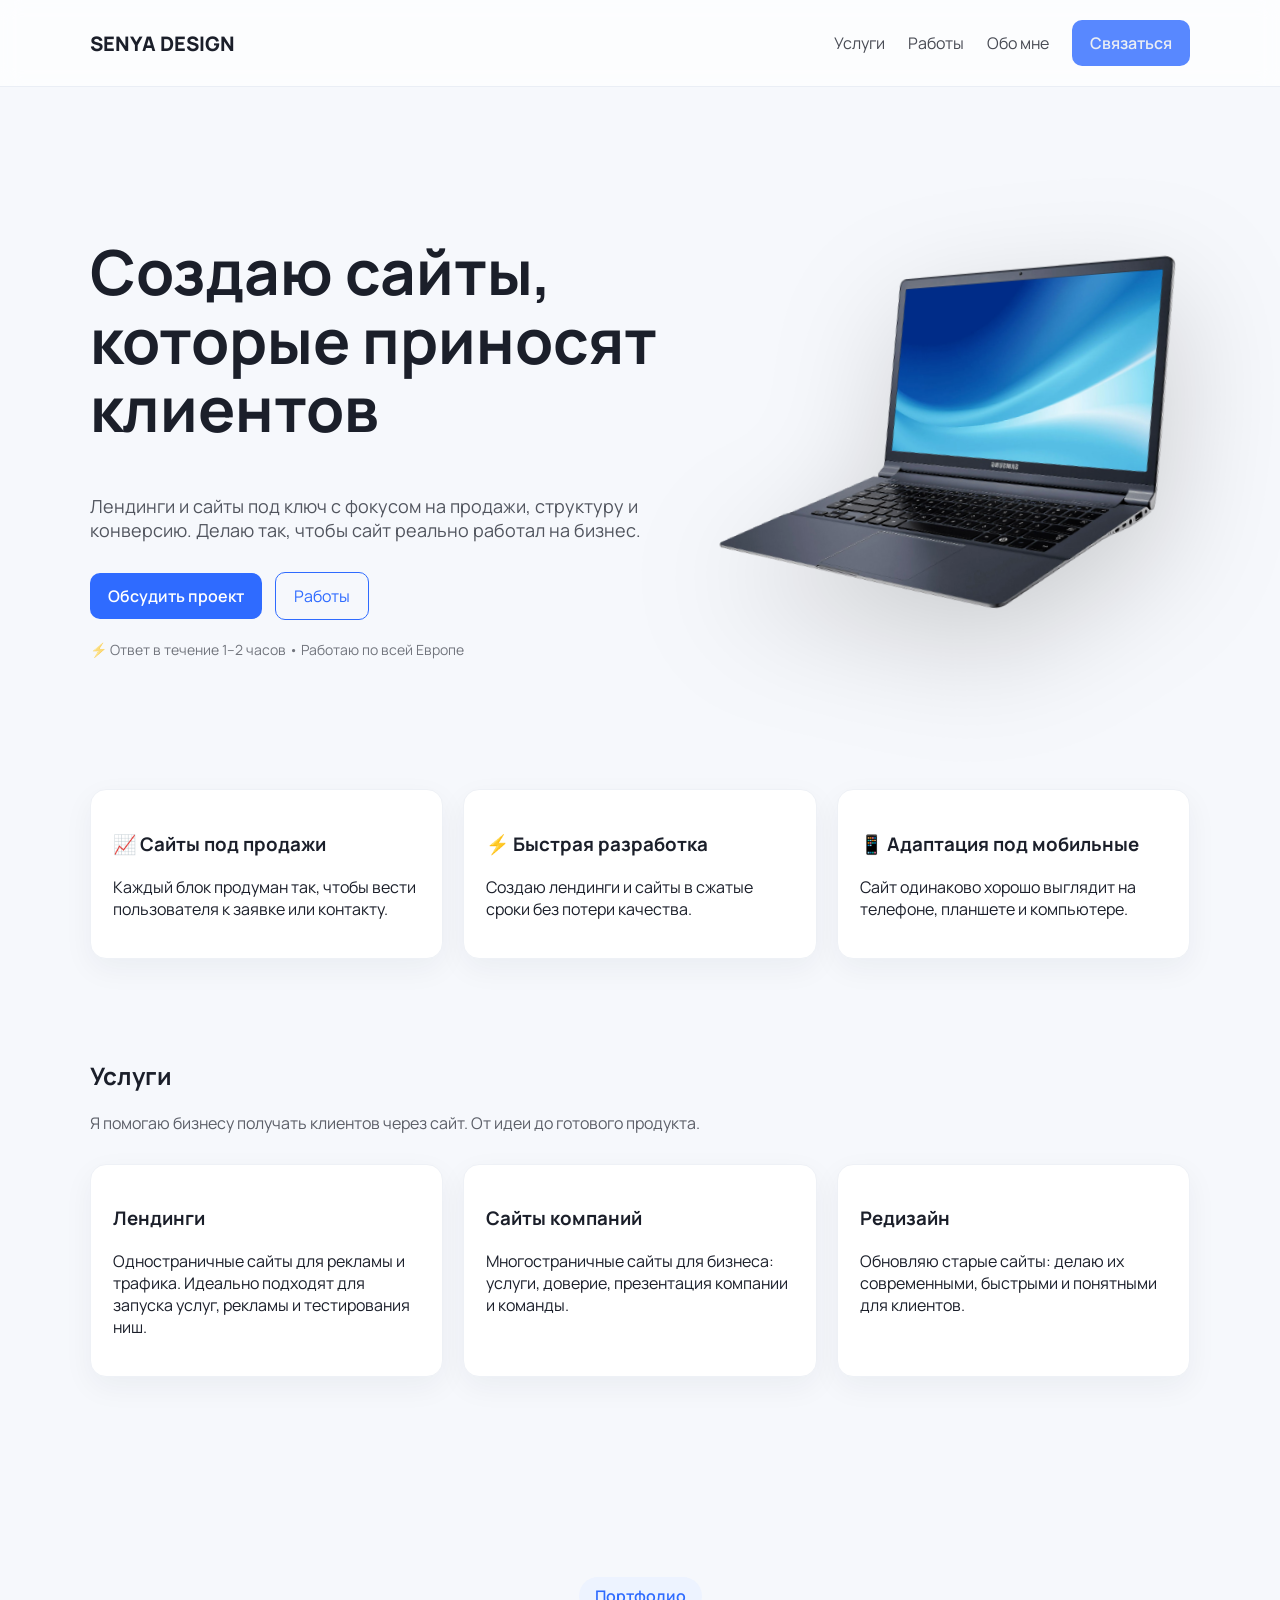
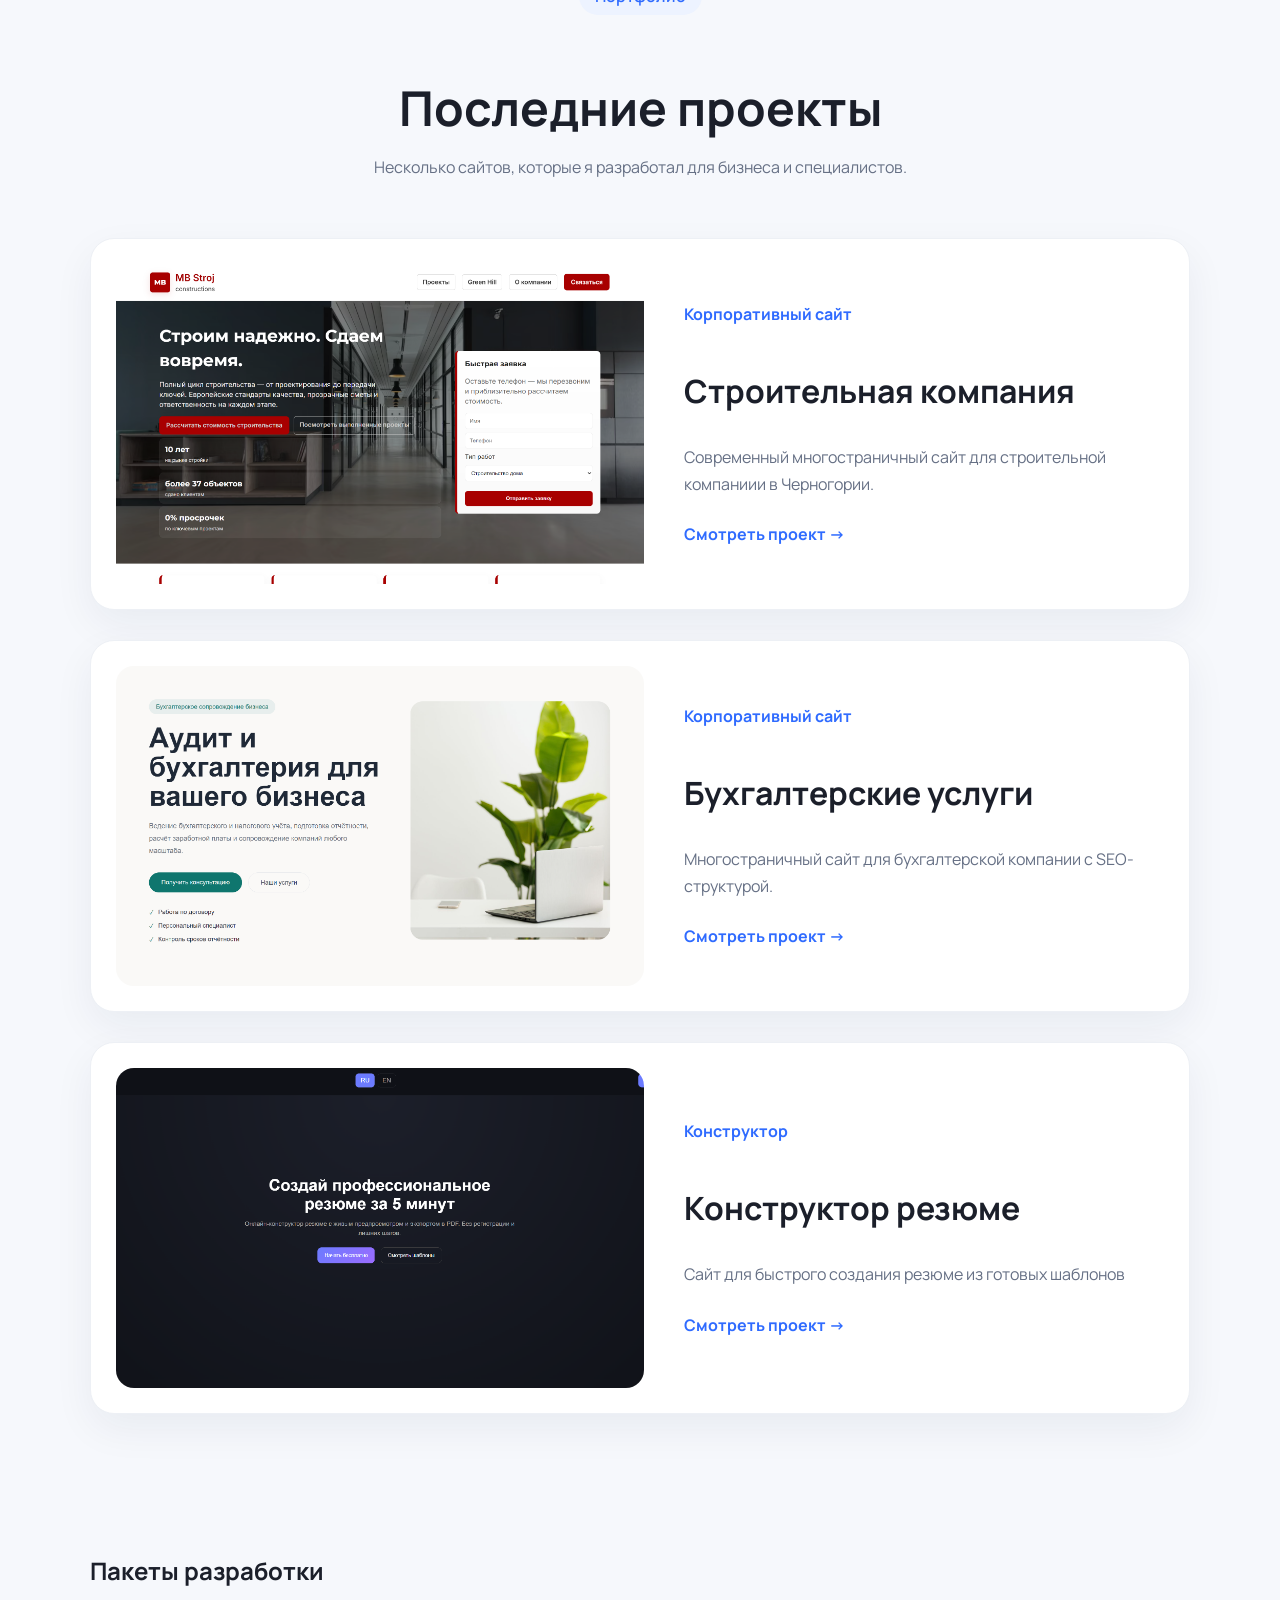
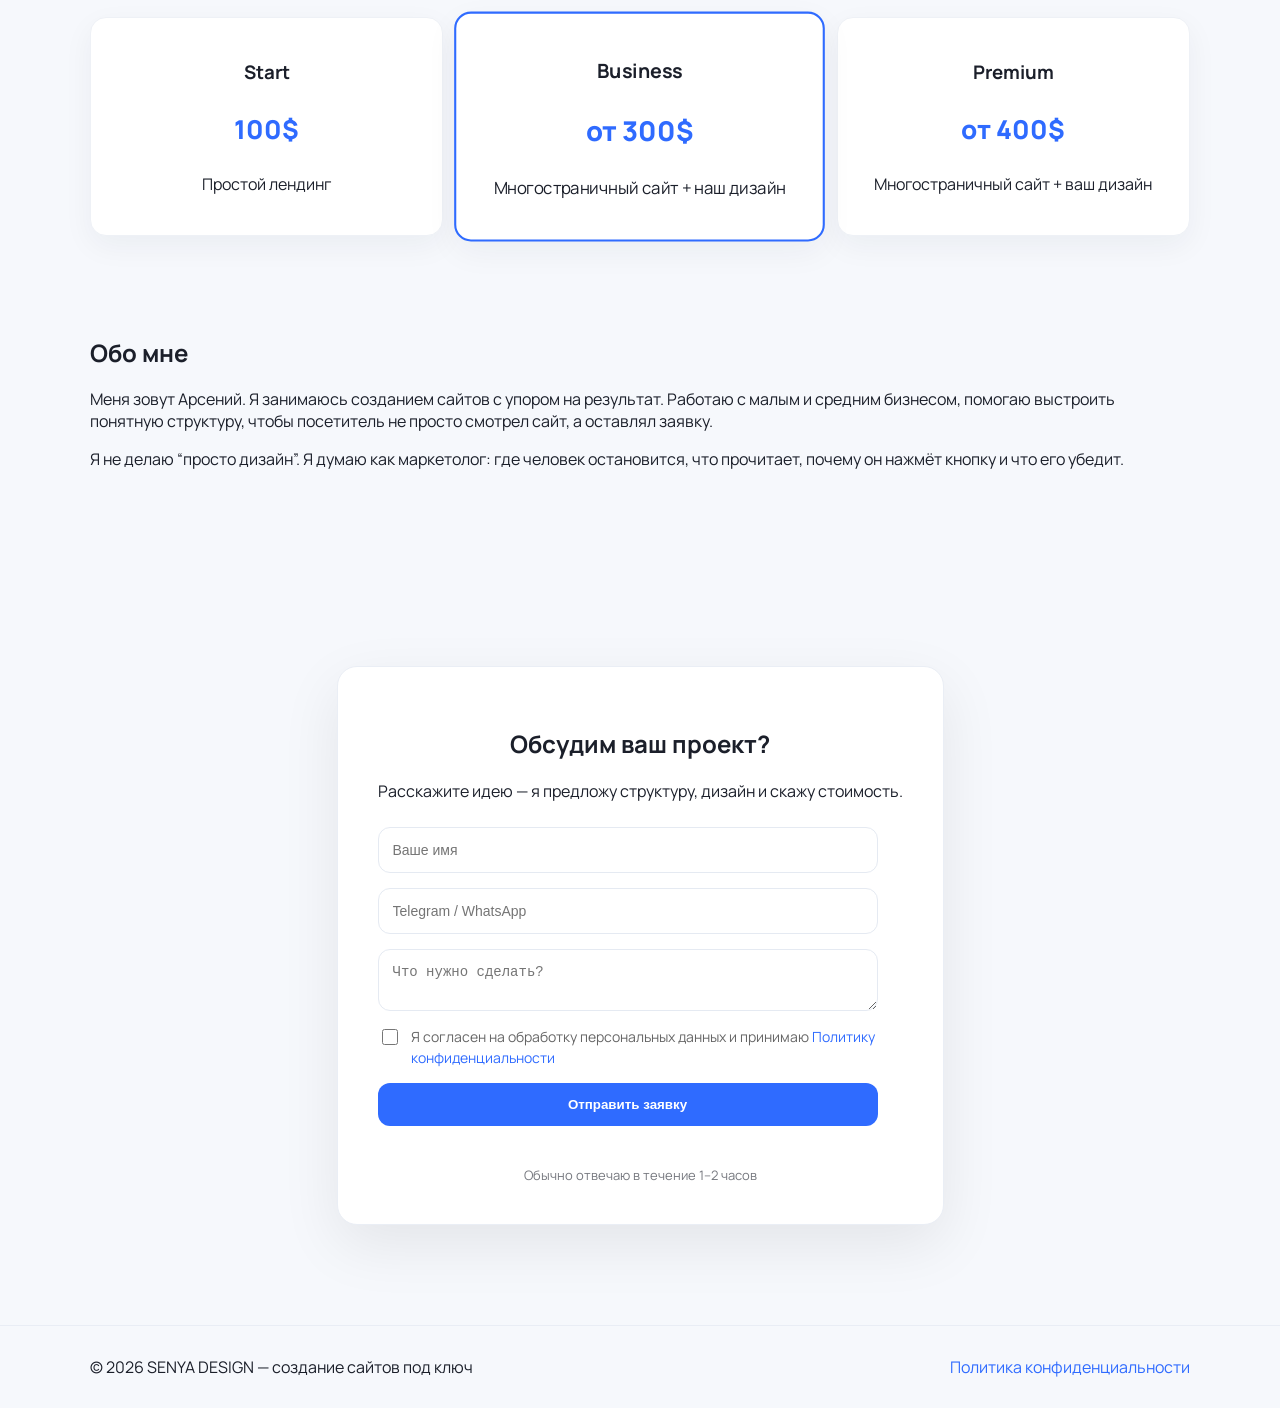
<file: index.html>
<!doctype html>
<html lang="ru">
  <head>
    <!-- Google tag (gtag.js) -->
    <script
      async
      src="https://www.googletagmanager.com/gtag/js?id=G-E7Y2F8X9W9"
    ></script>
    <script>
      window.dataLayer = window.dataLayer || [];
      function gtag() {
        dataLayer.push(arguments);
      }
      gtag("js", new Date());

      gtag("config", "G-E7Y2F8X9W9");
    </script>
    <meta charset="UTF-8" />
    <meta name="viewport" content="width=device-width, initial-scale=1.0" />

    <title>
      Создание сайтов и лендингов для бизнеса под ключ | SENYA DESIGN
    </title>

    <meta
      name="description"
      content="Создаю современные сайты и лендинги под ключ. Быстрая разработка, адаптивный дизайн, SEO-оптимизация и поддержка. Работаю с бизнесом по всей Европе."
    />

    <meta
      name="keywords"
      content="разработка сайтов, создание сайта, лендинг под ключ, веб-разработчик, заказать сайт, разработка лендинга, сайт для бизнеса, лендинг"
    />

    <meta name="author" content="SENYA DESIGN" />
    <meta name="robots" content="index, follow" />
    <meta name="theme-color" content="#2f6bff" />

    <!-- Canonical -->
    <link rel="canonical" href="https://senyadesign.com/" />

    <!-- Open Graph -->
    <meta property="og:type" content="website" />
    <meta
      property="og:title"
      content="Разработка сайтов под ключ | SENYA DESIGN"
    />
    <meta
      property="og:description"
      content="Создаю современные сайты и лендинги для бизнеса с упором на продажи и конверсию."
    />
    <meta property="og:url" content="https://senyadesign.com/" />
    <meta
      property="og:image"
      content="https://senyadesign.com/img/og-image.jpg"
    />
    <meta property="og:locale" content="ru_RU" />

    <!-- Twitter -->
    <meta name="twitter:card" content="summary_large_image" />
    <meta
      name="twitter:title"
      content="Разработка сайтов под ключ | SENYA DESIGN"
    />
    <meta
      name="twitter:description"
      content="Создаю современные сайты и лендинги для бизнеса."
    />
    <meta
      name="twitter:image"
      content="https://senyadesign.com/img/og-image.jpg"
    />

    <!-- Favicon -->
    <link
      rel="apple-touch-icon"
      sizes="180x180"
      href="/img/apple-touch-icon.png"
    />
    <link
      rel="icon"
      type="image/png"
      sizes="32x32"
      href="/img/favicon-32x32.png"
    />
    <link
      rel="icon"
      type="image/png"
      sizes="16x16"
      href="/img/favicon-16x16.png"
    />
    <link rel="manifest" href="/site.webmanifest" />
    <link rel="icon" href="/img/favicon.ico" />

    <!-- Fonts -->
    <link rel="preconnect" href="https://fonts.googleapis.com" />
    <link rel="preconnect" href="https://fonts.gstatic.com" crossorigin />

    <link
      href="https://fonts.googleapis.com/css2?family=Manrope:wght@300;400;500;600;700;800&display=swap"
      rel="stylesheet"
    />
    <meta property="og:site_name" content="SENYA DESIGN" />
    <!-- CSS -->
    <link rel="stylesheet" href="style.css" />
  </head>

  <body>
    <header class="header">
      <div class="container nav">
        <div class="logo">SENYA DESIGN</div>

        <nav class="nav-menu">
          <a href="#services">Услуги</a>
          <a href="#portfolio">Работы</a>
          <a href="#about">Обо мне</a>
          <a href="#contact" class="btn">Связаться</a>
        </nav>
      </div>
    </header>
    <button class="burger" id="burger">
      <span></span>
      <span></span>
      <span></span>
    </button>
    <div class="overlay" id="overlay"></div>

    <nav class="mobile-menu" id="mobileMenu">
      <a href="#services">Услуги</a>
      <a href="#portfolio">Работы</a>
      <a href="#about">Обо мне</a>
      <a href="#contact">Связаться</a>
    </nav>
    <section class="hero">
      <div class="container hero-grid">
        <div class="hero-text">
          <h1>Создаю сайты, которые приносят клиентов</h1>

          <p>
            Лендинги и сайты под ключ с фокусом на продажи, структуру и
            конверсию. Делаю так, чтобы сайт реально работал на бизнес.
          </p>

          <div class="hero-buttons">
            <a href="#contact" class="btn">Обсудить проект</a>
            <a href="#portfolio" class="btn-outline">Работы</a>
          </div>

          <div class="hero-note">
            ⚡ Ответ в течение 1–2 часов • Работаю по всей Европе
          </div>
        </div>

        <div class="hero-visual">
          <img
            src="img/laptop.png"
            alt="website preview"
            class="floating-laptop"
          />
        </div>
      </div>
    </section>

    <section class="features">
      <div class="container grid-3">
        <div class="card">
          <h3>📈 Сайты под продажи</h3>
          <p>
            Каждый блок продуман так, чтобы вести пользователя к заявке или
            контакту.
          </p>
        </div>

        <div class="card">
          <h3>⚡ Быстрая разработка</h3>
          <p>Создаю лендинги и сайты в сжатые сроки без потери качества.</p>
        </div>

        <div class="card">
          <h3>📱 Адаптация под мобильные</h3>
          <p>
            Сайт одинаково хорошо выглядит на телефоне, планшете и компьютере.
          </p>
        </div>
      </div>
    </section>

    <section id="services" class="section">
      <div class="container">
        <h2>Услуги</h2>
        <p class="section-subtitle">
          Я помогаю бизнесу получать клиентов через сайт. От идеи до готового
          продукта.
        </p>

        <div class="grid-3">
          <div class="card">
            <h3>Лендинги</h3>
            <p>
              Одностраничные сайты для рекламы и трафика. Идеально подходят для
              запуска услуг, рекламы и тестирования ниш.
            </p>
          </div>

          <div class="card">
            <h3>Сайты компаний</h3>
            <p>
              Многостраничные сайты для бизнеса: услуги, доверие, презентация
              компании и команды.
            </p>
          </div>

          <div class="card">
            <h3>Редизайн</h3>
            <p>
              Обновляю старые сайты: делаю их современными, быстрыми и понятными
              для клиентов.
            </p>
          </div>
        </div>
      </div>
    </section>

    <section id="portfolio" class="portfolio section">
      <div class="container">
        <div class="section-head">
          <span class="section-badge">Портфолио</span>
          <h2>Последние проекты</h2>
          <p>
            Несколько сайтов, которые я разработал для бизнеса и специалистов.
          </p>
        </div>

        <div class="portfolio-grid">
          <article class="project-card">
            <div class="project-image">
              <img src="img/1.png" alt="" />
            </div>

            <div class="project-content">
              <span class="project-type">Корпоративный сайт</span>

              <h3>Строительная компания</h3>

              <p>
                Современный многостраничный сайт для строительной компаниии в
                Черногории.
              </p>

              <a href="https://mbstroj.me/index.html" class="project-link">
                Смотреть проект →
              </a>
            </div>
          </article>

          <article class="project-card">
            <div class="project-image">
              <img src="img/2.png" alt="" />
            </div>

            <div class="project-content">
              <span class="project-type">Корпоративный сайт</span>

              <h3>Бухгалтерские услуги</h3>

              <p>
                Многостраничный сайт для бухгалтерской компании с
                SEO-структурой.
              </p>

              <a href="https://akcent.by/" class="project-link">
                Смотреть проект →
              </a>
            </div>
          </article>

          <article class="project-card">
            <div class="project-image">
              <img src="img/12.png" alt="" />
            </div>

            <div class="project-content">
              <span class="project-type">Конструктор</span>

              <h3>Конструктор резюме</h3>

              <p>Сайт для быстрого создания резюме из готовых шаблонов</p>

              <a href="https://resumepilotonline.com/" class="project-link">
                Смотреть проект →
              </a>
            </div>
          </article>
        </div>
      </div>
    </section>
    <section class="pricing">
      <div class="container">
        <h2>Пакеты разработки</h2>

        <div class="grid-3">
          <div class="card price">
            <h3>Start</h3>
            <p class="price-tag">100$</p>
            <p>Простой лендинг</p>
          </div>

          <div class="card price highlight">
            <h3>Business</h3>
            <p class="price-tag">от 300$</p>
            <p>Многостраничный сайт + наш дизайн</p>
          </div>

          <div class="card price">
            <h3>Premium</h3>
            <p class="price-tag">от 400$</p>
            <p>Многостраничный сайт + ваш дизайн</p>
          </div>
        </div>
      </div>
    </section>
    <section id="about" class="section">
      <div class="container about">
        <h2>Обо мне</h2>
        <p>
          Меня зовут Арсений. Я занимаюсь созданием сайтов с упором на
          результат. Работаю с малым и средним бизнесом, помогаю выстроить
          понятную структуру, чтобы посетитель не просто смотрел сайт, а
          оставлял заявку.
        </p>

        <p>
          Я не делаю “просто дизайн”. Я думаю как маркетолог: где человек
          остановится, что прочитает, почему он нажмёт кнопку и что его убедит.
        </p>
      </div>
    </section>

    <section id="contact" class="contact">
      <div class="container center-block">
        <div class="contact-card">
          <h2>Обсудим ваш проект?</h2>
          <p>
            Расскажите идею — я предложу структуру, дизайн и скажу стоимость.
          </p>

          <form id="contact-form">
            <input id="name" type="text" placeholder="Ваше имя" required />

            <input
              id="contact"
              type="text"
              placeholder="Telegram / WhatsApp"
              required
            />

            <textarea
              id="message"
              placeholder="Что нужно сделать?"
              required
            ></textarea>

            <label class="checkbox">
              <input type="checkbox" required />
              <span>
                Я согласен на обработку персональных данных и принимаю
                <a href="privacy.html" target="_blank">
                  Политику конфиденциальности
                </a>
              </span>
            </label>

            <button type="submit">Отправить заявку</button>
            <div id="form-status"></div>
          </form>
          <div class="contact-note">Обычно отвечаю в течение 1–2 часов</div>
        </div>
      </div>
    </section>
    <footer class="footer">
      <div class="container footer-container">
        <span>© 2026 SENYA DESIGN — создание сайтов под ключ</span>
        <a href="privacy.html"> Политика конфиденциальности </a>
      </div>
    </footer>
    <script src="script.js"></script>
  </body>
</html>
</file>
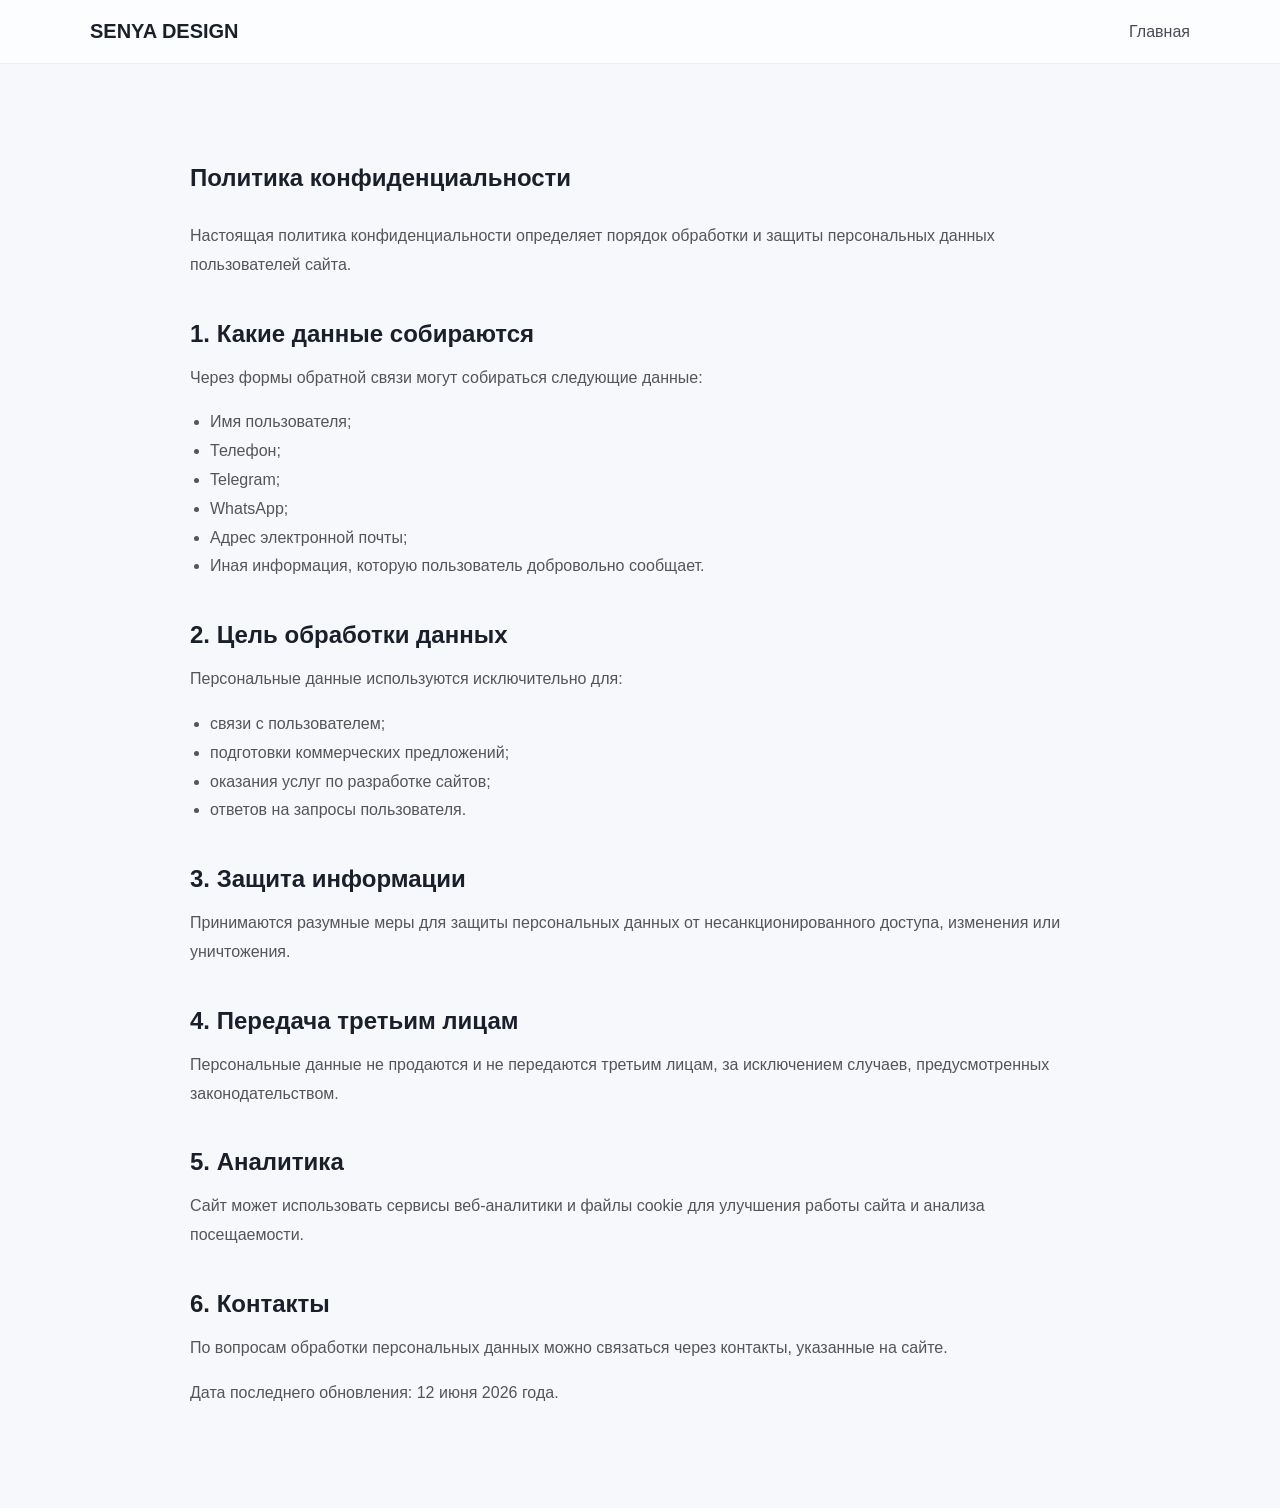
<file: privacy.html>
<!doctype html>
<html lang="ru">
  <head>
    <meta charset="UTF-8" />
    <meta name="viewport" content="width=device-width, initial-scale=1.0" />
    <title>Политика конфиденциальности</title>

    <link rel="stylesheet" href="style.css" />

    <style>
      .policy {
        max-width: 900px;
        margin: 100px auto;
        padding: 0 20px;
      }

      .policy h1 {
        margin-bottom: 30px;
      }

      .policy h2 {
        margin-top: 40px;
        margin-bottom: 15px;
      }

      .policy p,
      .policy li {
        line-height: 1.8;
        color: #555;
      }

      .policy ul {
        padding-left: 20px;
      }
    </style>
  </head>
  <body>
    <header class="header">
      <div class="container nav">
        <div class="logo">SENYA DESIGN</div>

        <nav class="nav-menu">
          <a href="/">Главная</a>
        </nav>
      </div>
    </header>
    <button class="burger" id="burger">
      <span></span>
      <span></span>
      <span></span>
    </button>
    <div class="overlay" id="overlay"></div>

    <nav class="mobile-menu" id="mobileMenu">
      <a href="/">Главная</a>
    </nav>
    <section class="policy">
      <h1>Политика конфиденциальности</h1>

      <p>
        Настоящая политика конфиденциальности определяет порядок обработки и
        защиты персональных данных пользователей сайта.
      </p>

      <h2>1. Какие данные собираются</h2>

      <p>Через формы обратной связи могут собираться следующие данные:</p>

      <ul>
        <li>Имя пользователя;</li>
        <li>Телефон;</li>
        <li>Telegram;</li>
        <li>WhatsApp;</li>
        <li>Адрес электронной почты;</li>
        <li>Иная информация, которую пользователь добровольно сообщает.</li>
      </ul>

      <h2>2. Цель обработки данных</h2>

      <p>Персональные данные используются исключительно для:</p>

      <ul>
        <li>связи с пользователем;</li>
        <li>подготовки коммерческих предложений;</li>
        <li>оказания услуг по разработке сайтов;</li>
        <li>ответов на запросы пользователя.</li>
      </ul>

      <h2>3. Защита информации</h2>

      <p>
        Принимаются разумные меры для защиты персональных данных от
        несанкционированного доступа, изменения или уничтожения.
      </p>

      <h2>4. Передача третьим лицам</h2>

      <p>
        Персональные данные не продаются и не передаются третьим лицам, за
        исключением случаев, предусмотренных законодательством.
      </p>

      <h2>5. Аналитика</h2>

      <p>
        Сайт может использовать сервисы веб-аналитики и файлы cookie для
        улучшения работы сайта и анализа посещаемости.
      </p>

      <h2>6. Контакты</h2>

      <p>
        По вопросам обработки персональных данных можно связаться через
        контакты, указанные на сайте.
      </p>

      <p>Дата последнего обновления: 12 июня 2026 года.</p>
    </section>
    <script src="script.js"></script>
  </body>
</html>
</file>
<file: style.css>
html {
  scroll-behavior: smooth;
}

body {
  margin: 0;
  font-family: "Manrope", sans-serif;
  background: #f6f8fc;
  color: #1b1f2a;
}

.container {
  width: 90%;
  max-width: 1100px;
  margin: auto;
}

/* HEADER */
header {
  padding: 20px 0;
  background: rgba(255, 255, 255, 0.7);
  backdrop-filter: blur(10px);
  position: sticky;
  top: 0;
  border-bottom: 1px solid #eaeef5;
  z-index: 2000;
}

.nav {
  display: flex;
  justify-content: space-between;
  align-items: center;
}
.nav .btn {
  color: #e5eaf2;
}
.nav a {
  margin-left: 20px;
  text-decoration: none;
  color: #1b1f2a;
  opacity: 0.8;
}

.logo {
  font-weight: 800;
  font-size: 20px;
}

/* HERO */
.hero {
  padding: 100px 0;
}

.hero-grid {
  display: grid;
  grid-template-columns: 1.2fr 1fr;
  align-items: center;
  gap: 40px;
}

/* ноутбук */
.hero-visual {
  position: relative;
  display: flex;
  justify-content: center;
  transform: rotate(-5deg) scaleX(-1);
  padding-top: 40px;
}

.floating-laptop {
  width: 100%;
  max-width: 520px;
  animation: float 4s ease-in-out infinite;
  filter: drop-shadow(0 40px 60px rgba(0, 0, 0, 0.178));
}

/* эффект парения */
@keyframes float {
  0% {
    transform: translateY(0px);
  }
  50% {
    transform: translateY(-18px);
  }
  100% {
    transform: translateY(0px);
  }
}

.hero h1 {
  font-size: 62px;
  line-height: 1.1;
}

.hero p {
  font-size: 18px;
  opacity: 0.75;
  margin-top: 20px;
  max-width: 700px;
}

.hero-buttons {
  margin-top: 30px;
}

.hero-note {
  margin-top: 20px;
  font-size: 14px;
  opacity: 0.6;
}

/* BUTTONS */
.btn {
  display: inline-block;
  padding: 12px 18px;
  background: #2f6bff;
  color: white;
  border-radius: 10px;
  text-decoration: none;
  font-weight: 600;
}

.btn-outline {
  display: inline-block;
  padding: 12px 18px;
  border: 1px solid #2f6bff;
  color: #2f6bff;
  border-radius: 10px;
  text-decoration: none;
  margin-left: 10px;
}

/* SECTIONS */
.section {
  padding: 80px 0;
}

.soft {
  background: #ffffff;
  border-top: 1px solid #eef1f6;
  border-bottom: 1px solid #eef1f6;
}

.section-subtitle {
  opacity: 0.7;
  margin-top: 10px;
  max-width: 700px;
}

/* GRID */
.grid-3 {
  display: grid;
  grid-template-columns: repeat(3, 1fr);
  gap: 20px;
  margin-top: 30px;
}

/* CARDS */
.card {
  background: white;
  padding: 22px;
  border-radius: 16px;
  border: 1px solid #eef1f6;
  box-shadow: 0 10px 30px rgba(20, 30, 60, 0.05);
}

/* PORTFOLIO */
.portfolio-item {
  height: 180px;
  background: linear-gradient(135deg, #2f6bff, #7a5cff);
  border-radius: 16px;
  padding: 20px;
  color: white;
  display: flex;
  align-items: flex-end;
  font-weight: 600;
}

/* CONTACT */
.contact form {
  display: grid;
  gap: 15px;
  max-width: 500px;
  margin-top: 20px;
}

input,
textarea {
  padding: 12px;
  border-radius: 10px;
  border: 1px solid #e5eaf2;
  background: white;
}

button {
  padding: 12px;
  border: none;
  background: #2f6bff;
  color: white;
  border-radius: 10px;
  cursor: pointer;
  font-weight: 600;
}

/* FOOTER */
.footer {
  padding: 30px 0;
  border-top: 1px solid #e9edf5;
  display: flex;
}

.footer-inner {
  justify-content: space-between;
  align-items: center;
}
.footer-container {
  display: flex;
  justify-content: space-between;
  align-items: center;
}
.footer a {
  color: #2f6bff;
  text-decoration: none;
}

.footer a:hover {
  text-decoration: underline;
}

@media (max-width: 768px) {
  .footer-inner {
    flex-direction: column;
    gap: 10px;
    text-align: center;
  }
}
/* RESPONSIVE */
@media (max-width: 900px) {
  .grid-3 {
    grid-template-columns: 1fr;
  }

  .hero h1 {
    font-size: 36px;
  }

  .nav {
    gap: 10px;
  }
}
.stats {
  padding: 60px 0;
}

.stat {
  text-align: center;
  background: white;
  border: 1px solid #eef1f6;
  border-radius: 16px;
  padding: 25px;
  box-shadow: 0 10px 30px rgba(20, 30, 60, 0.05);
}

.stat h3 {
  font-size: 34px;
  margin: 0;
  color: #2f6bff;
}

.stat p {
  opacity: 0.7;
}

.price {
  text-align: center;
}

.price-tag {
  font-size: 26px;
  font-weight: 800;
  color: #2f6bff;
}

.highlight {
  border: 2px solid #2f6bff;
  transform: scale(1.05);
}

.case {
  padding: 30px;
  line-height: 1.6;
}
.contact {
  padding: 100px 0;
  display: flex;
  justify-content: center;
}

.center-block {
  display: flex;
  justify-content: center;
}

.contact-card {
  max-width: 650px;
  background: white;
  border: 1px solid #eaeef5;
  border-radius: 20px;
  padding: 40px;
  box-shadow: 0 20px 60px rgba(0, 0, 0, 0.08);
  text-align: center;
}

.contact-card form {
  margin-top: 25px;
  display: grid;
  gap: 15px;
}

.contact-card input,
.contact-card textarea {
  padding: 14px;
  border-radius: 12px;
  border: 1px solid #e5eaf2;
  font-size: 14px;
}

.contact-card button {
  padding: 14px;
  border-radius: 12px;
  background: #2f6bff;
  color: white;
  border: none;
  font-weight: 600;
  cursor: pointer;
}

.contact-note {
  margin-top: 15px;
  font-size: 13px;
  opacity: 0.6;
}
.portfolio {
  padding: 120px 0;
}

.section-head {
  text-align: center;
  max-width: 700px;
  margin: 0 auto 60px;
}

.section-badge {
  display: inline-block;
  padding: 8px 16px;
  background: #edf3ff;
  color: #2f6bff;
  border-radius: 50px;
  font-weight: 600;
  margin-bottom: 20px;
}

.section-head h2 {
  font-size: 48px;
  margin-bottom: 15px;
}

.section-head p {
  color: #667085;
}

.portfolio-grid {
  display: grid;
  gap: 30px;
}

.project-card {
  display: grid;
  grid-template-columns: 1.1fr 1fr;
  gap: 40px;

  background: #fff;
  border: 1px solid #edf0f5;
  border-radius: 24px;
  padding: 25px;

  box-shadow: 0 15px 40px rgba(20, 30, 60, 0.06);

  transition: 0.3s;
}

.project-card:hover {
  transform: translateY(-8px);
}

.project-image {
  height: 320px;
  border-radius: 18px;
  overflow: hidden;
}

.project-image img {
  width: 100%;
  height: 100%;
  object-fit: cover;
}

.project-content {
  display: flex;
  flex-direction: column;
  justify-content: center;
}

.project-type {
  color: #2f6bff;
  font-weight: 700;
  margin-bottom: 12px;
}

.project-content h3 {
  font-size: 32px;
  margin-bottom: 15px;
}

.project-content p {
  color: #667085;
  line-height: 1.7;
  margin-bottom: 25px;
}

.project-link {
  color: #2f6bff;
  font-weight: 700;
  text-decoration: none;
}

.project-link:hover {
  text-decoration: underline;
}
.checkbox {
  display: flex;
  align-items: flex-start;
  gap: 10px;
  font-size: 14px;
  color: #666;
  line-height: 1.5;
  text-align: left;
}

.checkbox input {
  margin-top: 3px;
  width: 16px;
  height: 16px;
  flex-shrink: 0;
}

.checkbox a {
  color: #2f6bff;
  text-decoration: none;
}

.checkbox a:hover {
  text-decoration: underline;
}
.burger {
  display: none;
}

/* ===== BURGER (по умолчанию скрыт) ===== */

/* ===== MOBILE MENU (база) ===== */
.mobile-menu {
  position: fixed;
  top: 0;
  right: 0;

  width: min(180px, 40vw);
  height: 100vh;

  background: #fff;

  display: flex;
  flex-direction: column;
  gap: 25px;

  padding: 120px 40px;

  transform: translateX(100%);
  transition: 0.3s ease;

  z-index: 2500;
}

.mobile-menu a {
  color: #222;
  text-decoration: none;
  font-size: 18px;
  font-weight: 500;
}

/* активное состояние */
.mobile-menu.active {
  transform: translateX(0);
}

/* ===== OVERLAY ===== */
.overlay {
  position: fixed;
  inset: 0;
  background: rgba(0, 0, 0, 0.5);

  opacity: 0;
  visibility: hidden;
  transition: 0.3s;

  z-index: 2300;
}

.overlay.active {
  opacity: 1;
  visibility: visible;
}

/* запрет скролла */
body.lock {
  overflow: hidden;
}

/* ===== MOBILE ===== */
@media (max-width: 992px) {
  /* скрываем десктоп меню */
  .nav-menu {
    display: none;
  }

  /* показываем бургер */
  .burger {
    display: flex;
    flex-direction: column;
    gap: 5px;
    background: none;
    border: none;
    cursor: pointer;
    position: fixed;
    top: 14px;
    right: 20px;
    z-index: 9900;
  }

  .burger span {
    width: 24px;
    height: 2px;
    background: #222;
    transition: 0.3s;
  }

  /* hero адаптив */
  .hero {
    padding: 80px 0;
  }

  .hero-grid {
    grid-template-columns: 1fr;
    gap: 50px;
    text-align: center;
  }

  .hero h1 {
    font-size: 44px;
  }

  .hero p {
    margin-left: auto;
    margin-right: auto;
  }

  .hero-buttons {
    justify-content: center;
    flex-wrap: wrap;
  }

  .hero-visual {
    display: none;
  }
}
.burger span {
  transition: 0.3s ease;
}

/* активное состояние */
.burger.active span:nth-child(1) {
  transform: rotate(45deg) translate(5px, 5px);
}

.burger.active span:nth-child(2) {
  opacity: 0;
}

.burger.active span:nth-child(3) {
  transform: rotate(-45deg) translate(5px, -5px);
}
@media (max-width: 600px) {
  .project-card {
    display: flex;
    flex-direction: column;
  }

  .project-image {
    width: 100%;
    height: 200px;
  }

  .project-image img {
    width: 100%;
    height: 200px;
    object-fit: cover;
    display: block;
  }

  .project-content {
    padding: 16px;
  }
}

@media (max-width: 370px) {
  .project-content h3 {
    font-size: 30px;
  }
}
.card.price:hover {
  box-shadow: 0 12px 30px rgba(0, 0, 0, 0.08);
  animation: shake 0.4s ease;
}

/* SHAKE ANIMATION */
@keyframes shake {
  0% {
    transform: translateX(0);
  }
  20% {
    transform: translateX(-4px);
  }
  40% {
    transform: translateX(4px);
  }
  60% {
    transform: translateX(-3px);
  }
  80% {
    transform: translateX(3px);
  }
  100% {
    transform: translateX(0);
  }
}
#form-status {
  margin-top: 10px;
  font-size: 14px;
}

#form-status.success {
  color: #2ecc71;
}

#form-status.error {
  color: #e74c3c;
}

#form-status.loading {
  color: #3498db;
}
</file>
